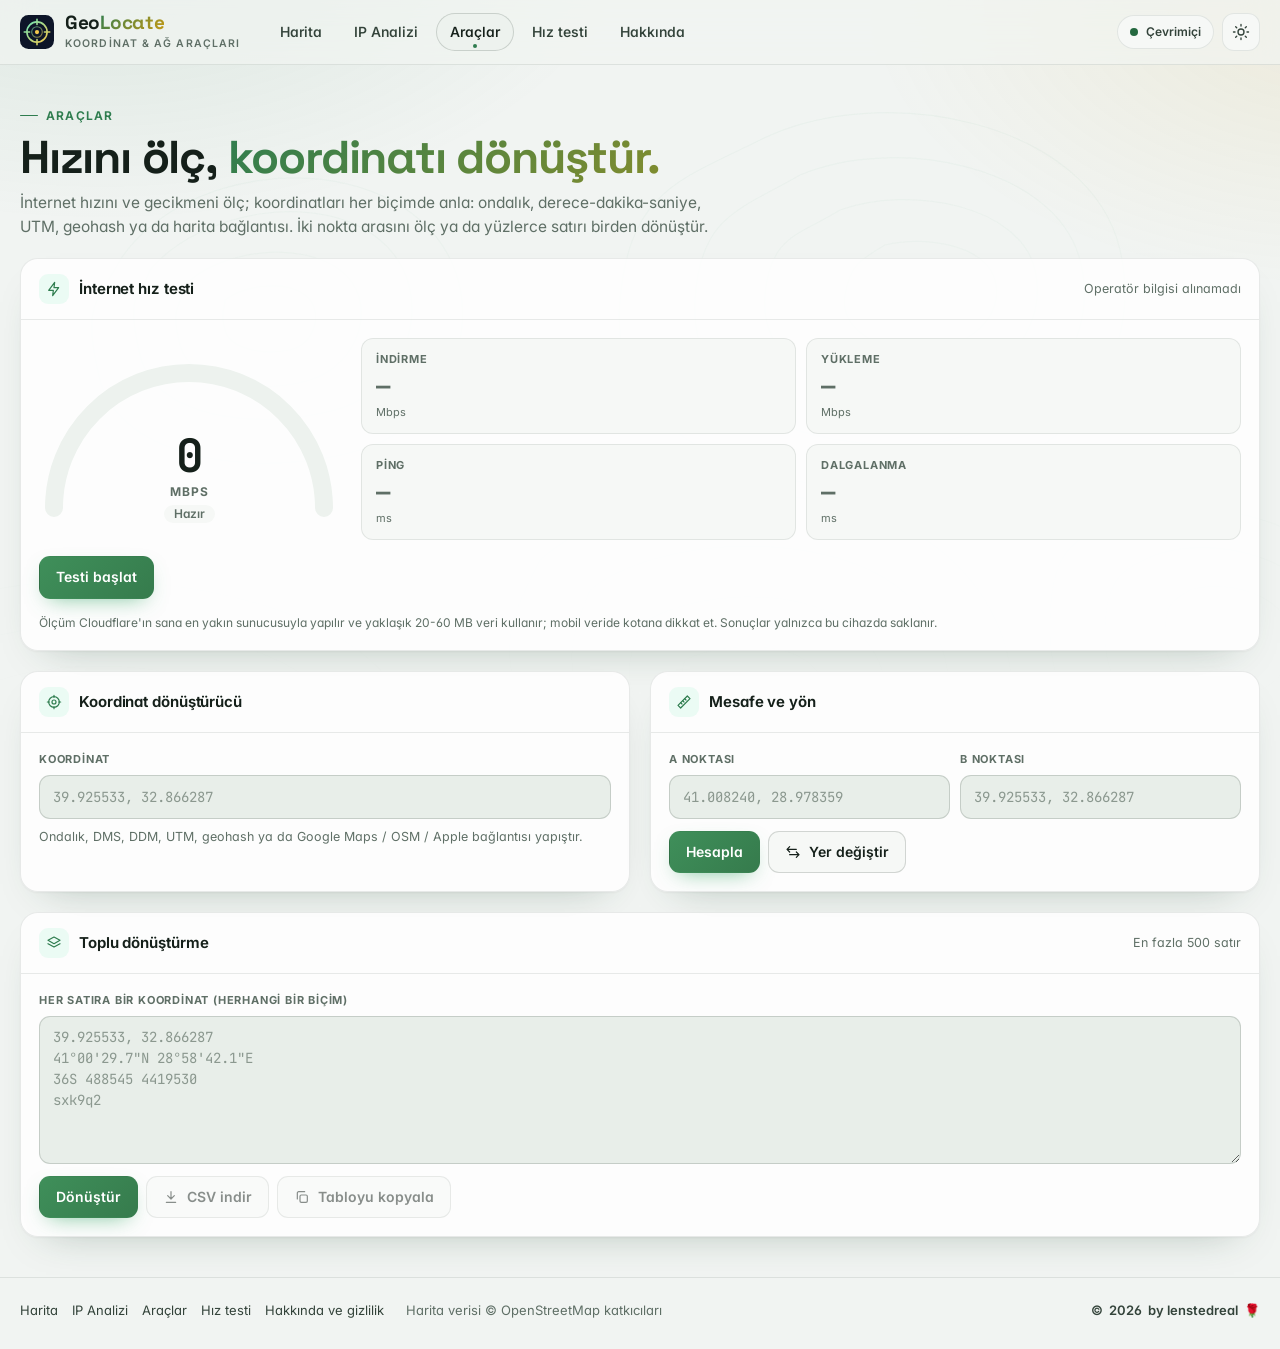
<file: araclar.html>
<!DOCTYPE html>
<html lang="tr" data-theme="dark">
<head>
<meta charset="UTF-8">
<meta name="viewport" content="width=device-width, initial-scale=1, viewport-fit=cover">
<title>Araçlar ve hız testi — GeoLocate</title>
<meta name="description" content="İnternet hız testi (indirme, yükleme, ping), koordinat dönüştürücü (ondalık, DMS, DDM, UTM, geohash), iki nokta arası mesafe ve yön, toplu dönüştürme ve CSV dışa aktarma.">
<meta name="theme-color" content="#0a1020">
<meta property="og:title" content="Araçlar — GeoLocate">
<meta property="og:description" content="Koordinat bul, dönüştür, ölç ve paylaş. IP ve ağ bilgilerini incele.">
<meta property="og:type" content="website">
<link rel="icon" href="assets/img/favicon.svg" type="image/svg+xml">
<link rel="manifest" href="manifest.webmanifest">
<script>try{var t=JSON.parse(localStorage.getItem('gl-theme'));if(t==='light'||t==='dark')document.documentElement.setAttribute('data-theme',t);else if(matchMedia('(prefers-color-scheme: light)').matches)document.documentElement.setAttribute('data-theme','light');}catch(e){}</script>
<link rel="preconnect" href="https://fonts.googleapis.com">
<link rel="preconnect" href="https://fonts.gstatic.com" crossorigin>
<link href="https://fonts.googleapis.com/css2?family=Inter:wght@400;500;600;700&family=JetBrains+Mono:wght@400;600&family=Space+Grotesk:wght@600;700&display=swap" rel="stylesheet">
<link rel="stylesheet" href="assets/css/style.css">
</head>
<body data-page="tools">
<a class="skip-link" href="#main">İçeriğe geç</a>

<header class="site-header">
  <div class="wrap header-row">
    <a class="brand" href="./" aria-label="GeoLocate ana sayfa">
      <img class="brand-mark" src="assets/img/favicon.svg" alt="" width="34" height="34">
      <span><span class="brand-name">Geo<span>Locate</span></span><span class="brand-sub">Koordinat &amp; Ağ Araçları</span></span>
    </a>
    <nav class="nav" id="site-nav" aria-label="Ana menü">
      <a href="./">Harita</a>
      <a href="ip.html">IP Analizi</a>
      <a href="araclar.html" aria-current="page">Araçlar</a>
      <a href="araclar.html#hiz">Hız testi</a>
      <a href="hakkinda.html">Hakkında</a>
    </nav>
    <div class="header-tools">
      <span class="status-pill" data-online><span class="status-dot"></span><span>Çevrimiçi</span></span>
      <button class="icon-btn theme-btn" type="button" data-theme-toggle aria-label="Temayı değiştir">
        <svg class="moon" viewBox="0 0 24 24" fill="none" stroke="currentColor" stroke-width="1.8" stroke-linecap="round" stroke-linejoin="round" aria-hidden="true"><path d="M20 14.5A8 8 0 0 1 9.5 4a8 8 0 1 0 10.5 10.5z"/></svg>
        <svg class="sun" viewBox="0 0 24 24" fill="none" stroke="currentColor" stroke-width="1.8" stroke-linecap="round" aria-hidden="true"><circle cx="12" cy="12" r="4"/><path d="M12 2v2M12 20v2M2 12h2M20 12h2M4.9 4.9l1.4 1.4M17.7 17.7l1.4 1.4M4.9 19.1l1.4-1.4M17.7 6.3l1.4-1.4"/></svg>
      </button>
      <button class="icon-btn menu-btn" type="button" data-menu-toggle aria-controls="site-nav" aria-expanded="false" aria-label="Menü">
        <svg viewBox="0 0 24 24" fill="none" stroke="currentColor" stroke-width="1.8" stroke-linecap="round" aria-hidden="true"><path d="M4 7h16M4 12h16M4 17h16"/></svg>
      </button>
    </div>
  </div>
</header>

<main id="main">
  <div class="wrap">
    <section class="page-head reveal">
      <span class="eyebrow">Araçlar</span>
      <h1>Hızını ölç, <em>koordinatı dönüştür.</em></h1>
      <p>İnternet hızını ve gecikmeni ölç; koordinatları her biçimde anla: ondalık, derece-dakika-saniye, UTM, geohash ya da harita bağlantısı. İki nokta arasını ölç ya da yüzlerce satırı birden dönüştür.</p>
    </section>

    <div class="tools-grid">
      <section class="card wide reveal" style="--i:0" aria-labelledby="speed-title" id="hiz">
        <div class="card-head">
          <h2 class="card-title" id="speed-title"><span class="ic" data-icon="bolt"></span>İnternet hız testi</h2>
          <span class="card-sub" id="sp-op">Operatör belirleniyor…</span>
        </div>
        <div class="card-body speed">
          <div class="sp-top">
            <div class="sp-gauge" id="sp-gauge" role="img" aria-label="Anlık hız göstergesi">
              <svg viewBox="0 0 200 112" aria-hidden="true">
                <path class="sp-track" d="M10 102 A90 90 0 0 1 190 102" />
                <path class="sp-arc" id="sp-arc" d="M10 102 A90 90 0 0 1 190 102" style="stroke-dasharray:283;stroke-dashoffset:283" />
              </svg>
              <div class="sp-read"><span class="sp-num" id="sp-num">0</span><span class="sp-unit">Mbps</span><span class="sp-phase" id="sp-phase">Hazır</span></div>
            </div>
            <div class="sp-stats">
              <div class="sp-stat"><span class="k">İndirme</span><span class="v" id="sp-down">—</span><span class="u">Mbps</span></div>
              <div class="sp-stat"><span class="k">Yükleme</span><span class="v" id="sp-up">—</span><span class="u">Mbps</span></div>
              <div class="sp-stat"><span class="k">Ping</span><span class="v" id="sp-ping">—</span><span class="u">ms</span></div>
              <div class="sp-stat"><span class="k">Dalgalanma</span><span class="v" id="sp-jit">—</span><span class="u">ms</span></div>
            </div>
          </div>
          <div class="actions-row"><button class="btn btn-primary" type="button" id="sp-run">Testi başlat</button></div>
          <div id="sp-verdict" aria-live="polite"></div>
          <div id="sp-hist"></div>
          <p class="sp-note">Ölçüm Cloudflare'ın sana en yakın sunucusuyla yapılır ve yaklaşık 20-60 MB veri kullanır; mobil veride kotana dikkat et. Sonuçlar yalnızca bu cihazda saklanır.</p>
        </div>
      </section>

      <section class="card reveal" style="--i:1" aria-labelledby="conv-title">
        <div class="card-head">
          <h2 class="card-title" id="conv-title"><span class="ic" data-icon="target"></span>Koordinat dönüştürücü</h2>
        </div>
        <div class="card-body">
          <div class="field">
            <label for="conv-input">Koordinat</label>
            <input class="input mono" id="conv-input" autocomplete="off" spellcheck="false" placeholder="39.925533, 32.866287">
          </div>
          <p class="hint">Ondalık, DMS, DDM, UTM, geohash ya da Google Maps / OSM / Apple bağlantısı yapıştır.</p>
          <div id="conv-out" aria-live="polite"></div>
        </div>
      </section>

      <section class="card reveal" style="--i:2" aria-labelledby="dist-title">
        <div class="card-head">
          <h2 class="card-title" id="dist-title"><span class="ic" data-icon="ruler"></span>Mesafe ve yön</h2>
        </div>
        <div class="card-body">
          <form id="dist-form" autocomplete="off">
            <div class="two-col">
              <div class="field">
                <label for="pt-a">A noktası</label>
                <input class="input mono" id="pt-a" spellcheck="false" placeholder="41.008240, 28.978359">
              </div>
              <div class="field">
                <label for="pt-b">B noktası</label>
                <input class="input mono" id="pt-b" spellcheck="false" placeholder="39.925533, 32.866287">
              </div>
            </div>
            <div class="actions-row">
              <button class="btn btn-primary" type="submit">Hesapla</button>
              <button class="btn" type="button" id="swap-btn"><span data-icon-inline="swap"></span>Yer değiştir</button>
            </div>
          </form>
          <div id="dist-out" aria-live="polite"></div>
        </div>
      </section>

      <section class="card wide reveal" style="--i:3" aria-labelledby="batch-title">
        <div class="card-head">
          <h2 class="card-title" id="batch-title"><span class="ic" data-icon="layers"></span>Toplu dönüştürme</h2>
          <span class="card-sub">En fazla 500 satır</span>
        </div>
        <div class="card-body">
          <div class="field">
            <label for="batch-input">Her satıra bir koordinat (herhangi bir biçim)</label>
            <textarea class="input mono" id="batch-input" rows="6" spellcheck="false" placeholder="39.925533, 32.866287&#10;41°00'29.7&quot;N 28°58'42.1&quot;E&#10;36S 488545 4419530&#10;sxk9q2"></textarea>
          </div>
          <div class="actions-row">
            <button class="btn btn-primary" type="button" id="batch-run">Dönüştür</button>
            <button class="btn" type="button" id="batch-csv" disabled><span data-icon-inline="download"></span>CSV indir</button>
            <button class="btn" type="button" id="batch-copy" disabled><span data-icon-inline="copy"></span>Tabloyu kopyala</button>
          </div>
          <div id="batch-msg" aria-live="polite"></div>
          <div class="table-scroll" id="batch-out"></div>
        </div>
      </section>
    </div>
  </div>
</main>

<footer class="site-footer">
  <div class="wrap footer-row">
    <nav aria-label="Alt menü">
      <a href="./">Harita</a>
      <a href="ip.html">IP Analizi</a>
      <a href="araclar.html">Araçlar</a>
      <a href="araclar.html#hiz">Hız testi</a>
      <a href="hakkinda.html">Hakkında ve gizlilik</a>
    </nav>
    <span>Harita verisi © OpenStreetMap katkıcıları</span>
    <span class="credit">© <span data-year>2026</span> by lenstedreal <span class="rose" aria-hidden="true">🌹</span></span>
  </div>
</footer>

<script src="assets/js/core.js"></script>
<script src="assets/js/geo.js"></script>
<script src="assets/js/tools.js"></script>
<script src="assets/js/speed.js"></script>
</body>
</html>
</file>
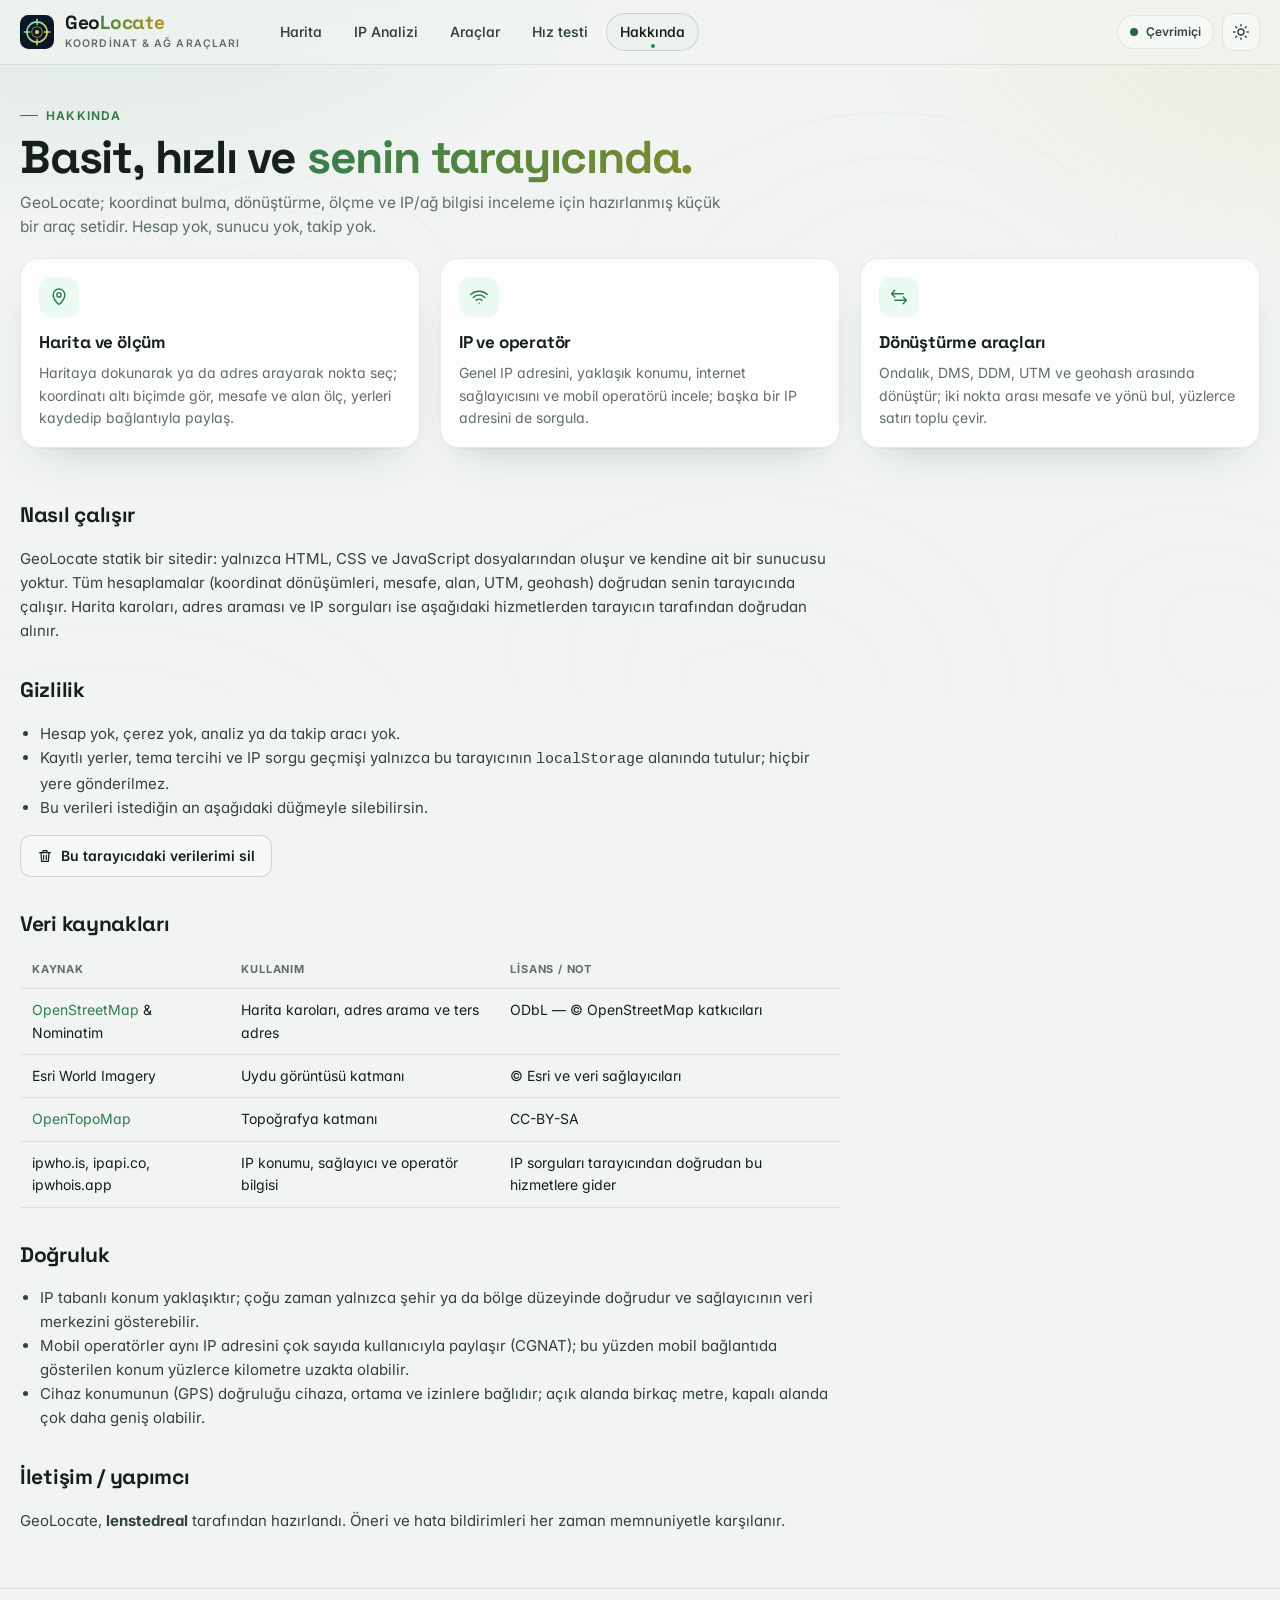
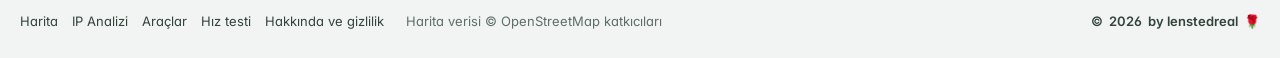
<file: hakkinda.html>
<!DOCTYPE html>
<html lang="tr" data-theme="dark">
<head>
<meta charset="UTF-8">
<meta name="viewport" content="width=device-width, initial-scale=1, viewport-fit=cover">
<title>Hakkında — GeoLocate</title>
<meta name="description" content="GeoLocate nasıl çalışır, gizlilik, veri kaynakları ve doğruluk hakkında bilgi.">
<meta name="theme-color" content="#0a1020">
<meta property="og:title" content="Hakkında — GeoLocate">
<meta property="og:description" content="Koordinat bul, dönüştür, ölç ve paylaş. IP ve ağ bilgilerini incele.">
<meta property="og:type" content="website">
<link rel="icon" href="assets/img/favicon.svg" type="image/svg+xml">
<link rel="manifest" href="manifest.webmanifest">
<script>try{var t=JSON.parse(localStorage.getItem('gl-theme'));if(t==='light'||t==='dark')document.documentElement.setAttribute('data-theme',t);else if(matchMedia('(prefers-color-scheme: light)').matches)document.documentElement.setAttribute('data-theme','light');}catch(e){}</script>
<link rel="preconnect" href="https://fonts.googleapis.com">
<link rel="preconnect" href="https://fonts.gstatic.com" crossorigin>
<link href="https://fonts.googleapis.com/css2?family=Inter:wght@400;500;600;700&family=JetBrains+Mono:wght@400;600&family=Space+Grotesk:wght@600;700&display=swap" rel="stylesheet">
<link rel="stylesheet" href="assets/css/style.css">
</head>
<body data-page="about">
<a class="skip-link" href="#main">İçeriğe geç</a>

<header class="site-header">
  <div class="wrap header-row">
    <a class="brand" href="./" aria-label="GeoLocate ana sayfa">
      <img class="brand-mark" src="assets/img/favicon.svg" alt="" width="34" height="34">
      <span><span class="brand-name">Geo<span>Locate</span></span><span class="brand-sub">Koordinat &amp; Ağ Araçları</span></span>
    </a>
    <nav class="nav" id="site-nav" aria-label="Ana menü">
      <a href="./">Harita</a>
      <a href="ip.html">IP Analizi</a>
      <a href="araclar.html">Araçlar</a>
      <a href="araclar.html#hiz">Hız testi</a>
      <a href="hakkinda.html" aria-current="page">Hakkında</a>
    </nav>
    <div class="header-tools">
      <span class="status-pill" data-online><span class="status-dot"></span><span>Çevrimiçi</span></span>
      <button class="icon-btn theme-btn" type="button" data-theme-toggle aria-label="Temayı değiştir">
        <svg class="moon" viewBox="0 0 24 24" fill="none" stroke="currentColor" stroke-width="1.8" stroke-linecap="round" stroke-linejoin="round" aria-hidden="true"><path d="M20 14.5A8 8 0 0 1 9.5 4a8 8 0 1 0 10.5 10.5z"/></svg>
        <svg class="sun" viewBox="0 0 24 24" fill="none" stroke="currentColor" stroke-width="1.8" stroke-linecap="round" aria-hidden="true"><circle cx="12" cy="12" r="4"/><path d="M12 2v2M12 20v2M2 12h2M20 12h2M4.9 4.9l1.4 1.4M17.7 17.7l1.4 1.4M4.9 19.1l1.4-1.4M17.7 6.3l1.4-1.4"/></svg>
      </button>
      <button class="icon-btn menu-btn" type="button" data-menu-toggle aria-controls="site-nav" aria-expanded="false" aria-label="Menü">
        <svg viewBox="0 0 24 24" fill="none" stroke="currentColor" stroke-width="1.8" stroke-linecap="round" aria-hidden="true"><path d="M4 7h16M4 12h16M4 17h16"/></svg>
      </button>
    </div>
  </div>
</header>

<main id="main">
  <div class="wrap">
    <section class="page-head reveal">
      <span class="eyebrow">Hakkında</span>
      <h1>Basit, hızlı ve <em>senin tarayıcında.</em></h1>
      <p>GeoLocate; koordinat bulma, dönüştürme, ölçme ve IP/ağ bilgisi inceleme için hazırlanmış küçük bir araç setidir. Hesap yok, sunucu yok, takip yok.</p>
    </section>

    <div class="prose-grid">
      <article class="card feature reveal" style="--i:1">
        <div class="card-body">
          <span class="feature-ic" data-icon="pin"></span>
          <h2>Harita ve ölçüm</h2>
          <p>Haritaya dokunarak ya da adres arayarak nokta seç; koordinatı altı biçimde gör, mesafe ve alan ölç, yerleri kaydedip bağlantıyla paylaş.</p>
        </div>
      </article>
      <article class="card feature reveal" style="--i:2">
        <div class="card-body">
          <span class="feature-ic" data-icon="wifi"></span>
          <h2>IP ve operatör</h2>
          <p>Genel IP adresini, yaklaşık konumu, internet sağlayıcısını ve mobil operatörü incele; başka bir IP adresini de sorgula.</p>
        </div>
      </article>
      <article class="card feature reveal" style="--i:3">
        <div class="card-body">
          <span class="feature-ic" data-icon="swap"></span>
          <h2>Dönüştürme araçları</h2>
          <p>Ondalık, DMS, DDM, UTM ve geohash arasında dönüştür; iki nokta arası mesafe ve yönü bul, yüzlerce satırı toplu çevir.</p>
        </div>
      </article>
    </div>

    <article class="prose reveal" style="--i:4">
      <h2 id="nasil">Nasıl çalışır</h2>
      <p>GeoLocate statik bir sitedir: yalnızca HTML, CSS ve JavaScript dosyalarından oluşur ve kendine ait bir sunucusu yoktur. Tüm hesaplamalar (koordinat dönüşümleri, mesafe, alan, UTM, geohash) doğrudan senin tarayıcında çalışır. Harita karoları, adres araması ve IP sorguları ise aşağıdaki hizmetlerden tarayıcın tarafından doğrudan alınır.</p>

      <h2 id="gizlilik">Gizlilik</h2>
      <ul>
        <li>Hesap yok, çerez yok, analiz ya da takip aracı yok.</li>
        <li>Kayıtlı yerler, tema tercihi ve IP sorgu geçmişi yalnızca bu tarayıcının <code>localStorage</code> alanında tutulur; hiçbir yere gönderilmez.</li>
        <li>Bu verileri istediğin an aşağıdaki düğmeyle silebilirsin.</li>
      </ul>
      <div class="actions-row">
        <button class="btn" type="button" id="clear-data"><span data-icon-inline="trash"></span>Bu tarayıcıdaki verilerimi sil</button>
      </div>

      <h2 id="kaynaklar">Veri kaynakları</h2>
      <div class="table-scroll">
        <table class="src-table">
          <thead><tr><th>Kaynak</th><th>Kullanım</th><th>Lisans / not</th></tr></thead>
          <tbody>
            <tr><td><a href="https://www.openstreetmap.org/copyright" target="_blank" rel="noopener">OpenStreetMap</a> &amp; Nominatim</td><td>Harita karoları, adres arama ve ters adres</td><td>ODbL — © OpenStreetMap katkıcıları</td></tr>
            <tr><td>Esri World Imagery</td><td>Uydu görüntüsü katmanı</td><td>© Esri ve veri sağlayıcıları</td></tr>
            <tr><td><a href="https://opentopomap.org" target="_blank" rel="noopener">OpenTopoMap</a></td><td>Topoğrafya katmanı</td><td>CC-BY-SA</td></tr>
            <tr><td>ipwho.is, ipapi.co, ipwhois.app</td><td>IP konumu, sağlayıcı ve operatör bilgisi</td><td>IP sorguları tarayıcından doğrudan bu hizmetlere gider</td></tr>
          </tbody>
        </table>
      </div>

      <h2 id="dogruluk">Doğruluk</h2>
      <ul>
        <li>IP tabanlı konum yaklaşıktır; çoğu zaman yalnızca şehir ya da bölge düzeyinde doğrudur ve sağlayıcının veri merkezini gösterebilir.</li>
        <li>Mobil operatörler aynı IP adresini çok sayıda kullanıcıyla paylaşır (CGNAT); bu yüzden mobil bağlantıda gösterilen konum yüzlerce kilometre uzakta olabilir.</li>
        <li>Cihaz konumunun (GPS) doğruluğu cihaza, ortama ve izinlere bağlıdır; açık alanda birkaç metre, kapalı alanda çok daha geniş olabilir.</li>
      </ul>

      <h2 id="iletisim">İletişim / yapımcı</h2>
      <p>GeoLocate, <strong>lenstedreal</strong> tarafından hazırlandı. Öneri ve hata bildirimleri her zaman memnuniyetle karşılanır.</p>
    </article>
  </div>
</main>

<footer class="site-footer">
  <div class="wrap footer-row">
    <nav aria-label="Alt menü">
      <a href="./">Harita</a>
      <a href="ip.html">IP Analizi</a>
      <a href="araclar.html">Araçlar</a>
      <a href="araclar.html#hiz">Hız testi</a>
      <a href="hakkinda.html">Hakkında ve gizlilik</a>
    </nav>
    <span>Harita verisi © OpenStreetMap katkıcıları</span>
    <span class="credit">© <span data-year>2026</span> by lenstedreal <span class="rose" aria-hidden="true">🌹</span></span>
  </div>
</footer>

<script src="assets/js/core.js"></script>
<script>document.querySelectorAll('[data-icon]').forEach(function(el){el.innerHTML=GL.icon(el.getAttribute('data-icon'));});document.querySelectorAll('[data-icon-inline]').forEach(function(el){el.outerHTML=GL.icon(el.getAttribute('data-icon-inline'));});</script>
<script>
document.getElementById('clear-data').addEventListener('click', function () {
  if (!window.confirm('Kayıtlı yerler, tema tercihi ve IP geçmişi bu tarayıcıdan silinsin mi?')) return;
  try { ['gl-saved', 'gl-theme', 'gl-ip-history', 'gl-speed'].forEach(function (k) { localStorage.removeItem(k); }); GL.toast('Veriler silindi', 'ok'); }
  catch (e) { GL.toast('Silinemedi: tarayıcı depolamaya izin vermiyor', 'err'); }
});
</script>
</body>
</html>
</file>
<file: assets/css/style.css>
/* GeoLocate — shared styles. Dark first, light theme via [data-theme="light"]. */

@view-transition { navigation: auto; }

:root {
  --bg: #0a1020;
  --bg-2: #0d1528;
  --surface: rgba(19, 28, 48, 0.78);
  --surface-solid: #131c30;
  --surface-2: #18233b;
  --surface-3: #1e2b47;
  --line: rgba(255, 255, 255, 0.07);
  --line-strong: rgba(255, 255, 255, 0.13);
  --text: #eef2f8;
  --text-2: #c3cddd;
  --muted: #8592a8;
  --faint: #5d6a80;
  --green: #6ee7b7;
  --green-2: #34d399;
  --green-deep: #4a8b3a;
  --gold: #f5c84c;
  --gold-soft: #ffe27a;
  --red: #f87171;
  --blue: #7cc8ff;
  --accent-grad: linear-gradient(135deg, #6ee7b7 0%, #f5c84c 100%);
  --btn-primary: linear-gradient(135deg, #3f8f5a, #2f6d43);
  --btn-primary-hover: linear-gradient(135deg, #4aa368, #357a4b);
  --shadow: 0 1px 0 rgba(255, 255, 255, 0.04) inset, 0 20px 50px -24px rgba(0, 0, 0, 0.65);
  --shadow-pop: 0 24px 60px -20px rgba(0, 0, 0, 0.7);
  --ring: 0 0 0 3px rgba(110, 231, 183, 0.28);
  --radius: 18px;
  --radius-s: 11px;
  --mono: 'JetBrains Mono', ui-monospace, SFMono-Regular, Menlo, monospace;
  --sans: 'Inter', system-ui, -apple-system, 'Segoe UI', Roboto, sans-serif;
  --display: 'Space Grotesk', 'Inter', system-ui, sans-serif;
  --contour-opacity: 0.55;
  color-scheme: dark;
}

[data-theme="light"] {
  --bg: #f1f4f2;
  --bg-2: #e8eee9;
  --surface: rgba(255, 255, 255, 0.82);
  --surface-solid: #ffffff;
  --surface-2: #f6f8f6;
  --surface-3: #edf2ee;
  --line: rgba(16, 32, 24, 0.09);
  --line-strong: rgba(16, 32, 24, 0.16);
  --text: #15201a;
  --text-2: #33433a;
  --muted: #5f6f66;
  --faint: #8b988f;
  --green: #2f7d4f;
  --green-2: #24683f;
  --gold: #a87b00;
  --gold-soft: #c99a12;
  --red: #c62828;
  --blue: #1f6fb2;
  --accent-grad: linear-gradient(135deg, #2f7d4f 0%, #c99a12 100%);
  --shadow: 0 1px 2px rgba(0, 0, 0, 0.04), 0 18px 40px -26px rgba(30, 70, 45, 0.35);
  --shadow-pop: 0 24px 50px -22px rgba(20, 50, 30, 0.35);
  --ring: 0 0 0 3px rgba(47, 125, 79, 0.25);
  --contour-opacity: 0.8;
  color-scheme: light;
}

*, *::before, *::after { box-sizing: border-box; }
html { -webkit-text-size-adjust: 100%; scroll-behavior: smooth; }
body {
  margin: 0;
  min-height: 100vh;
  display: flex;
  flex-direction: column;
  background: var(--bg);
  color: var(--text);
  font: 15px/1.6 var(--sans);
  font-feature-settings: 'cv11', 'ss01';
  -webkit-font-smoothing: antialiased;
  overflow-x: hidden;
}
body::before {
  content: '';
  position: fixed;
  inset: 0;
  z-index: -1;
  pointer-events: none;
  background:
    radial-gradient(900px 520px at 8% -10%, rgba(52, 211, 153, 0.13), transparent 60%),
    radial-gradient(800px 480px at 105% 0%, rgba(245, 200, 76, 0.09), transparent 60%),
    radial-gradient(900px 700px at 50% 120%, rgba(56, 120, 200, 0.08), transparent 60%);
}
[data-theme="light"] body::before {
  background:
    radial-gradient(900px 520px at 8% -10%, rgba(47, 125, 79, 0.12), transparent 60%),
    radial-gradient(800px 480px at 105% 0%, rgba(201, 154, 18, 0.10), transparent 60%);
}
body::after {
  content: '';
  position: fixed;
  inset: 0;
  z-index: -1;
  pointer-events: none;
  opacity: var(--contour-opacity);
  background: url('../img/contours.svg') center top / 1400px auto repeat;
  -webkit-mask-image: linear-gradient(to bottom, #000 0%, rgba(0, 0, 0, 0.35) 45%, transparent 85%);
          mask-image: linear-gradient(to bottom, #000 0%, rgba(0, 0, 0, 0.35) 45%, transparent 85%);
}

a { color: var(--green); text-decoration: none; text-underline-offset: 3px; }
a:hover { text-decoration: underline; }
::selection { background: rgba(110, 231, 183, 0.3); }
:focus-visible { outline: 2px solid var(--green); outline-offset: 2px; border-radius: 6px; }
img, svg { display: block; max-width: 100%; }
button, input, textarea, select { font: inherit; color: inherit; }
.mono { font-family: var(--mono); font-feature-settings: 'zero'; }
.visually-hidden { position: absolute !important; width: 1px; height: 1px; overflow: hidden; clip: rect(0 0 0 0); white-space: nowrap; }
.skip-link { position: absolute; left: 12px; top: -60px; z-index: 100; padding: 10px 14px; border-radius: 10px; background: var(--surface-solid); }
.skip-link:focus { top: 12px; }

/* ---------- layout ---------- */
.wrap { width: 100%; max-width: 1360px; margin: 0 auto; padding: 0 20px; }
main { flex: 1; view-transition-name: page; }

/* ---------- header ---------- */
.site-header {
  position: sticky;
  top: 0;
  z-index: 60;
  view-transition-name: header;
  background: color-mix(in srgb, var(--bg) 72%, transparent);
  -webkit-backdrop-filter: saturate(150%) blur(16px);
          backdrop-filter: saturate(150%) blur(16px);
  border-bottom: 1px solid var(--line);
}
.header-row { display: flex; align-items: center; gap: 18px; height: 64px; }
.brand { display: flex; align-items: center; gap: 11px; color: var(--text); text-decoration: none !important; flex-shrink: 0; }
.brand-mark { width: 34px; height: 34px; flex-shrink: 0; }
.brand-name { font-family: var(--display); font-weight: 700; font-size: 19px; letter-spacing: -0.3px; line-height: 1.1; }
.brand-name span { background: var(--accent-grad); -webkit-background-clip: text; background-clip: text; color: transparent; }
.brand-sub { display: block; font-size: 10.5px; font-weight: 600; letter-spacing: 1.1px; text-transform: uppercase; color: var(--muted); }

.nav { display: flex; gap: 4px; margin-left: 8px; }
.nav a {
  position: relative;
  padding: 8px 14px;
  border-radius: 999px;
  color: var(--text-2);
  font-weight: 550;
  font-size: 14px;
  text-decoration: none;
  transition: color 0.2s, background 0.2s;
}
.nav a:hover { color: var(--text); background: var(--surface-2); }
.nav a[aria-current="page"] { color: var(--text); background: var(--surface-3); box-shadow: inset 0 0 0 1px var(--line-strong); }
.nav a[aria-current="page"]::after {
  content: '';
  position: absolute;
  left: 50%;
  bottom: 3px;
  width: 4px;
  height: 4px;
  margin-left: -2px;
  border-radius: 50%;
  background: var(--green);
  view-transition-name: nav-dot;
}
.header-tools { margin-left: auto; display: flex; align-items: center; gap: 8px; }

.status-pill {
  display: inline-flex;
  align-items: center;
  gap: 8px;
  padding: 6px 12px;
  border-radius: 999px;
  border: 1px solid var(--line);
  font-size: 12px;
  font-weight: 600;
  color: var(--text-2);
  background: var(--surface-2);
}
.status-dot { width: 8px; height: 8px; border-radius: 50%; background: var(--green-2); box-shadow: 0 0 0 0 rgba(52, 211, 153, 0.55); animation: ping 2.2s ease-out infinite; }
.status-pill.off .status-dot { background: var(--red); animation: none; }
@keyframes ping { 0% { box-shadow: 0 0 0 0 rgba(52, 211, 153, 0.5); } 80%, 100% { box-shadow: 0 0 0 9px rgba(52, 211, 153, 0); } }

.icon-btn {
  width: 38px;
  height: 38px;
  display: inline-grid;
  place-items: center;
  border-radius: 12px;
  border: 1px solid var(--line);
  background: var(--surface-2);
  color: var(--text-2);
  cursor: pointer;
  transition: background 0.2s, color 0.2s, transform 0.15s;
}
.icon-btn:hover { color: var(--text); background: var(--surface-3); }
.icon-btn:active { transform: scale(0.94); }
.icon-btn svg { width: 18px; height: 18px; }
.theme-btn .sun { display: none; }
[data-theme="light"] .theme-btn .sun { display: block; }
[data-theme="light"] .theme-btn .moon { display: none; }
.menu-btn { display: none; }

/* ---------- page head ---------- */
.page-head { padding: 34px 0 18px; }
.eyebrow { display: inline-flex; align-items: center; gap: 8px; font-size: 12px; font-weight: 650; letter-spacing: 1.2px; text-transform: uppercase; color: var(--green); }
.eyebrow::before { content: ''; width: 18px; height: 1.5px; background: currentColor; border-radius: 2px; }
.page-head h1 { margin: 8px 0 8px; font-family: var(--display); font-weight: 700; font-size: clamp(28px, 4.2vw, 46px); line-height: 1.08; letter-spacing: -1.2px; }
.page-head h1 em { font-style: normal; background: var(--accent-grad); -webkit-background-clip: text; background-clip: text; color: transparent; }
.page-head p { margin: 0; max-width: 720px; color: var(--muted); font-size: 15.5px; }

/* ---------- cards ---------- */
.card {
  position: relative;
  background: var(--surface);
  border: 1px solid var(--line);
  border-radius: var(--radius);
  box-shadow: var(--shadow);
  -webkit-backdrop-filter: blur(14px);
          backdrop-filter: blur(14px);
  overflow: hidden;
}
.card-head { display: flex; align-items: center; justify-content: space-between; gap: 10px; flex-wrap: wrap; padding: 15px 18px; border-bottom: 1px solid var(--line); }
.card-title { display: flex; align-items: center; gap: 10px; margin: 0; font-size: 15px; font-weight: 650; letter-spacing: -0.1px; }
.card-title .ic { width: 30px; height: 30px; display: grid; place-items: center; border-radius: 9px; background: rgba(110, 231, 183, 0.12); color: var(--green); }
.card-title .ic svg { width: 16px; height: 16px; }
.card-sub { font-size: 12.5px; color: var(--muted); }
.card-body { padding: 18px; }
.section-label { margin: 0 0 10px; font-size: 11px; font-weight: 700; letter-spacing: 1px; text-transform: uppercase; color: var(--muted); }

/* reveal on load, staggered */
.reveal { animation: rise 0.7s cubic-bezier(0.2, 0.8, 0.2, 1) both; animation-delay: calc(var(--i, 0) * 70ms); }
@keyframes rise { from { opacity: 0; transform: translateY(14px); } to { opacity: 1; transform: none; } }

/* ---------- buttons & inputs ---------- */
.btn {
  display: inline-flex;
  align-items: center;
  justify-content: center;
  gap: 8px;
  min-height: 42px;
  padding: 9px 16px;
  border-radius: var(--radius-s);
  border: 1px solid var(--line-strong);
  background: var(--surface-2);
  color: var(--text);
  font-size: 14px;
  font-weight: 600;
  cursor: pointer;
  white-space: nowrap;
  text-decoration: none !important;
  transition: background 0.2s, border-color 0.2s, transform 0.15s, box-shadow 0.2s;
}
.btn svg { width: 16px; height: 16px; flex-shrink: 0; }
.btn:hover { background: var(--surface-3); border-color: var(--line-strong); }
.btn:active { transform: translateY(1px) scale(0.99); }
.btn:disabled { opacity: 0.5; cursor: not-allowed; }
.btn-primary { background: var(--btn-primary); border-color: transparent; color: #fff; box-shadow: 0 8px 22px -10px rgba(52, 160, 100, 0.7); }
.btn-primary:hover { background: var(--btn-primary-hover); }
.btn-ghost { background: transparent; }
.btn-danger:hover { color: #fff; background: #b42318; border-color: transparent; }
.btn-sm { min-height: 34px; padding: 6px 11px; font-size: 12.5px; border-radius: 9px; }
.btn.is-on { background: rgba(110, 231, 183, 0.14); border-color: rgba(110, 231, 183, 0.45); color: var(--green); }

.field { display: flex; flex-direction: column; gap: 6px; min-width: 0; }
.field > label, .field-label { font-size: 11px; font-weight: 700; letter-spacing: 0.8px; text-transform: uppercase; color: var(--muted); }
.input, textarea.input {
  width: 100%;
  min-height: 44px;
  padding: 10px 13px;
  border-radius: var(--radius-s);
  border: 1px solid var(--line-strong);
  background: var(--bg-2);
  color: var(--text);
  font-size: 15px;
  outline: none;
  transition: border-color 0.2s, box-shadow 0.2s;
}
.input.mono { font-size: 14px; }
.input::placeholder { color: var(--faint); }
.input:focus { border-color: var(--green); box-shadow: var(--ring); }
textarea.input { resize: vertical; line-height: 1.5; }

/* search box */
.search {
  position: relative;
  display: flex;
  align-items: center;
  gap: 8px;
  padding: 6px 6px 6px 14px;
  border-radius: 14px;
  border: 1px solid var(--line-strong);
  background: var(--bg-2);
  transition: border-color 0.2s, box-shadow 0.2s;
}
.search:focus-within { border-color: var(--green); box-shadow: var(--ring); }
.search > svg { width: 18px; height: 18px; color: var(--muted); flex-shrink: 0; }
.search input { flex: 1; min-width: 0; height: 40px; border: 0; background: transparent; outline: none; font-size: 15px; }
.search input::placeholder { color: var(--faint); }
.hint { margin: 8px 2px 0; font-size: 12px; color: var(--faint); }
.hint code { font-family: var(--mono); font-size: 11.5px; color: var(--muted); }

.results { list-style: none; margin: 10px 0 0; padding: 0; display: grid; gap: 6px; }
.results button {
  width: 100%;
  display: flex;
  gap: 10px;
  align-items: flex-start;
  padding: 10px 12px;
  text-align: left;
  border-radius: 11px;
  border: 1px solid var(--line);
  background: var(--surface-2);
  cursor: pointer;
  transition: border-color 0.2s, background 0.2s;
}
.results button:hover, .results button:focus-visible { border-color: rgba(110, 231, 183, 0.45); background: var(--surface-3); }
.results .r-name { font-weight: 600; font-size: 14px; }
.results .r-sub { font-size: 12px; color: var(--muted); }
.results .r-pin { color: var(--green); margin-top: 2px; flex-shrink: 0; }

/* ---------- map page ---------- */
.map-layout { display: grid; grid-template-columns: minmax(0, 1fr) 400px; gap: 20px; align-items: start; padding-bottom: 40px; }
.map-card { display: flex; flex-direction: column; }
.map-top { padding: 14px; border-bottom: 1px solid var(--line); }
.map-shell { position: relative; }
.map { height: min(68vh, 640px); min-height: 380px; background: #0c1424; }
[data-theme="light"] .map { background: #dfe7e1; }
.map-overlay { position: absolute; z-index: 500; display: flex; gap: 6px; }
.map-overlay.top-right { top: 12px; right: 12px; }
.map-overlay.top-left { top: 12px; left: 56px; }
.seg {
  display: flex;
  padding: 4px;
  gap: 2px;
  border-radius: 12px;
  background: color-mix(in srgb, var(--surface-solid) 88%, transparent);
  -webkit-backdrop-filter: blur(10px);
          backdrop-filter: blur(10px);
  border: 1px solid var(--line-strong);
  box-shadow: var(--shadow-pop);
}
.seg button { border: 0; background: transparent; padding: 7px 12px; border-radius: 8px; font-size: 12.5px; font-weight: 600; color: var(--muted); cursor: pointer; transition: background 0.2s, color 0.2s; }
.seg button:hover { color: var(--text); }
.seg button[aria-pressed="true"] { background: var(--btn-primary); color: #fff; }
.map-loading { position: absolute; inset: 0; z-index: 400; display: grid; place-items: center; text-align: center; color: var(--muted); font-size: 14px; background: var(--surface-solid); transition: opacity 0.4s; }
.map-loading.done { opacity: 0; pointer-events: none; }

.measure-bar {
  position: absolute;
  left: 50%;
  bottom: 16px;
  z-index: 500;
  transform: translateX(-50%);
  display: flex;
  align-items: center;
  gap: 10px;
  padding: 8px 8px 8px 16px;
  max-width: calc(100% - 24px);
  border-radius: 14px;
  background: color-mix(in srgb, var(--surface-solid) 92%, transparent);
  -webkit-backdrop-filter: blur(10px);
          backdrop-filter: blur(10px);
  border: 1px solid var(--line-strong);
  box-shadow: var(--shadow-pop);
  font-size: 13px;
  animation: rise 0.35s cubic-bezier(0.2, 0.8, 0.2, 1) both;
}
.measure-bar[hidden] { display: none; }
.measure-bar strong { font-family: var(--mono); font-size: 14px; color: var(--green); }
.measure-bar .m-sub { color: var(--muted); }

.toolbar { display: grid; grid-template-columns: 1fr 1fr auto; gap: 10px; align-items: end; padding: 14px; border-top: 1px solid var(--line); background: var(--surface-2); }
.toolbar-actions { grid-column: 1 / -1; display: flex; flex-wrap: wrap; gap: 8px; }
.toolbar-actions .spacer { flex: 1; }

.side { display: grid; gap: 20px; position: sticky; top: 84px; }

/* point details */
.point-empty { padding: 26px 18px; text-align: center; color: var(--muted); font-size: 14px; }
.point-empty svg { width: 42px; height: 42px; margin: 0 auto 10px; color: var(--faint); }
.kv { display: grid; gap: 2px; }
.kv-row { display: grid; grid-template-columns: 112px minmax(0, 1fr) auto; gap: 10px; align-items: center; padding: 9px 0; border-bottom: 1px dashed var(--line); }
.kv-row:last-child { border-bottom: 0; }
.kv-key { font-size: 12px; font-weight: 600; color: var(--muted); }
.kv-val { min-width: 0; font-size: 14px; word-break: break-word; }
.kv-val.mono { font-size: 13px; }
.copy-btn {
  width: 30px;
  height: 30px;
  display: grid;
  place-items: center;
  border-radius: 8px;
  border: 1px solid transparent;
  background: transparent;
  color: var(--faint);
  cursor: pointer;
  transition: color 0.2s, background 0.2s;
}
.copy-btn:hover { color: var(--green); background: var(--surface-3); }
.copy-btn svg { width: 15px; height: 15px; }
.copy-btn.ok { color: var(--green); }
.address-block { padding: 12px 14px; margin-bottom: 12px; border-radius: 12px; background: var(--surface-2); border: 1px solid var(--line); }
.address-block .addr { font-size: 14px; font-weight: 550; }
.address-block .addr-sub { margin-top: 3px; font-size: 12.5px; color: var(--muted); }
.skeleton { display: inline-block; height: 12px; width: 70%; border-radius: 6px; background: linear-gradient(90deg, var(--surface-3), var(--line-strong), var(--surface-3)); background-size: 200% 100%; animation: shimmer 1.2s linear infinite; }
@keyframes shimmer { to { background-position: -200% 0; } }
.open-in { display: flex; flex-wrap: wrap; gap: 6px; margin-top: 14px; }

/* saved places */
.saved-list { list-style: none; margin: 0; padding: 0; display: grid; gap: 8px; }
.saved-item { display: flex; align-items: center; gap: 10px; padding: 10px 12px; border-radius: 12px; border: 1px solid var(--line); background: var(--surface-2); transition: border-color 0.2s; }
.saved-item:hover { border-color: rgba(110, 231, 183, 0.35); }
.saved-item .s-main { flex: 1; min-width: 0; cursor: pointer; border: 0; background: none; padding: 0; text-align: left; }
.saved-item .s-name { font-weight: 600; font-size: 14px; overflow: hidden; text-overflow: ellipsis; white-space: nowrap; }
.saved-item .s-co { font-family: var(--mono); font-size: 11.5px; color: var(--muted); }
.saved-empty { padding: 18px; border: 1px dashed var(--line-strong); border-radius: 12px; text-align: center; font-size: 13px; color: var(--muted); }
.save-form { display: flex; gap: 8px; margin-top: 12px; }
.save-form[hidden] { display: none; }
.card-foot { display: flex; flex-wrap: wrap; gap: 8px; padding: 12px 18px; border-top: 1px solid var(--line); background: var(--surface-2); }

/* map marker & popups */
.gl-pin { position: relative; width: 22px; height: 22px; }
.gl-pin::before { content: ''; position: absolute; inset: 0; border-radius: 50%; background: #f5c84c; border: 3px solid #fff; box-shadow: 0 4px 14px rgba(0, 0, 0, 0.45); }
.gl-pin::after { content: ''; position: absolute; inset: -9px; border-radius: 50%; border: 2px solid rgba(245, 200, 76, 0.7); animation: pin-pulse 1.8s ease-out infinite; }
@keyframes pin-pulse { from { transform: scale(0.5); opacity: 1; } to { transform: scale(1.5); opacity: 0; } }
.gl-dot { width: 12px; height: 12px; border-radius: 50%; background: #34d399; border: 2px solid #fff; box-shadow: 0 2px 8px rgba(0, 0, 0, 0.4); }
.gl-saved { width: 14px; height: 14px; border-radius: 4px; transform: rotate(45deg); background: #7cc8ff; border: 2px solid #fff; box-shadow: 0 2px 8px rgba(0, 0, 0, 0.4); }
.leaflet-container { font-family: var(--sans); background: transparent; }
.leaflet-container.measuring { cursor: crosshair; }
.leaflet-popup-content-wrapper { background: var(--surface-solid); color: var(--text); border-radius: 12px; border: 1px solid var(--line-strong); box-shadow: var(--shadow-pop); }
.leaflet-popup-content { margin: 11px 14px; font-size: 13px; line-height: 1.5; }
.leaflet-popup-tip { background: var(--surface-solid); }
.leaflet-container a.leaflet-popup-close-button { color: var(--muted); }
.leaflet-bar a { background: var(--surface-solid) !important; color: var(--text) !important; border-color: var(--line) !important; }
.leaflet-control-attribution { background: color-mix(in srgb, var(--surface-solid) 80%, transparent) !important; color: var(--muted) !important; }
.leaflet-control-attribution a { color: var(--text-2) !important; }
.leaflet-control-scale-line { background: color-mix(in srgb, var(--surface-solid) 80%, transparent); color: var(--text-2); border-color: var(--text-2); }

/* ---------- IP page ---------- */
.ip-layout { display: grid; grid-template-columns: minmax(0, 1.05fr) minmax(0, 1fr); gap: 20px; align-items: start; padding-bottom: 40px; }
.ip-hero { position: relative; padding: 24px; overflow: hidden; }
.ip-hero::after { content: ''; position: absolute; right: -60px; top: -60px; width: 240px; height: 240px; border-radius: 50%; background: radial-gradient(circle, rgba(110, 231, 183, 0.18), transparent 70%); pointer-events: none; }
.ip-label { font-size: 11.5px; font-weight: 700; letter-spacing: 1px; text-transform: uppercase; color: var(--muted); }
.ip-value { margin: 6px 0 4px; font-family: var(--mono); font-weight: 650; font-size: clamp(22px, 3.4vw, 34px); letter-spacing: -0.5px; word-break: break-all; }
.ip-place { display: flex; align-items: center; gap: 9px; color: var(--text-2); font-size: 14.5px; }
.flag { font-size: 20px; line-height: 1; }
.badges { display: flex; flex-wrap: wrap; gap: 6px; margin-top: 14px; }
.badge { display: inline-flex; align-items: center; gap: 6px; padding: 4px 10px; border-radius: 999px; font-size: 12px; font-weight: 600; border: 1px solid var(--line-strong); background: var(--surface-2); color: var(--text-2); }
.badge.green { color: var(--green); border-color: rgba(110, 231, 183, 0.4); background: rgba(110, 231, 183, 0.08); }
.badge.gold { color: var(--gold); border-color: rgba(245, 200, 76, 0.4); background: rgba(245, 200, 76, 0.08); }
.badge.blue { color: var(--blue); border-color: rgba(124, 200, 255, 0.4); background: rgba(124, 200, 255, 0.08); }
.ip-query { display: flex; gap: 8px; }
.ip-query .input { flex: 1; }
.operator-card { display: flex; gap: 14px; align-items: center; padding: 14px; border-radius: 14px; border: 1px solid var(--line); background: var(--surface-2); margin-bottom: 14px; }
.operator-logo { width: 46px; height: 46px; flex-shrink: 0; display: grid; place-items: center; border-radius: 12px; font-family: var(--display); font-weight: 700; font-size: 16px; color: #fff; }
.operator-name { font-weight: 650; font-size: 15.5px; }
.operator-sub { font-size: 12.5px; color: var(--muted); }
.note { display: flex; gap: 10px; padding: 12px 14px; border-radius: 12px; font-size: 13px; line-height: 1.55; color: var(--text-2); background: rgba(245, 200, 76, 0.07); border: 1px solid rgba(245, 200, 76, 0.25); }
.note svg { width: 18px; height: 18px; flex-shrink: 0; color: var(--gold); margin-top: 1px; }
.note.info { background: rgba(124, 200, 255, 0.06); border-color: rgba(124, 200, 255, 0.22); }
.note.info svg { color: var(--blue); }
.note.error { background: rgba(248, 113, 113, 0.07); border-color: rgba(248, 113, 113, 0.3); }
.note.error svg { color: var(--red); }
.mini-map { height: 300px; border-top: 1px solid var(--line); }
.ip-sections { display: grid; gap: 18px; }
.history { display: flex; flex-wrap: wrap; gap: 6px; margin-top: 10px; }
.chip { padding: 5px 10px; border-radius: 999px; border: 1px solid var(--line-strong); background: var(--surface-2); font-family: var(--mono); font-size: 12px; color: var(--text-2); cursor: pointer; }
.chip:hover { border-color: var(--green); color: var(--green); }
.loader { display: grid; place-items: center; gap: 10px; padding: 40px 10px; color: var(--muted); font-size: 13.5px; }
.spinner { width: 26px; height: 26px; border-radius: 50%; border: 2.5px solid var(--line-strong); border-top-color: var(--green); animation: spin 0.8s linear infinite; }
@keyframes spin { to { transform: rotate(360deg); } }

/* ---------- tools page ---------- */
.tools-grid { display: grid; grid-template-columns: repeat(2, minmax(0, 1fr)); gap: 20px; padding-bottom: 40px; }
.tools-grid .wide { grid-column: 1 / -1; }
.out-grid { display: grid; gap: 8px; margin-top: 14px; }
.out-row { display: grid; grid-template-columns: 96px minmax(0, 1fr) auto; gap: 10px; align-items: center; padding: 10px 12px; border-radius: 11px; background: var(--surface-2); border: 1px solid var(--line); }
.out-row .o-key { font-size: 11.5px; font-weight: 700; letter-spacing: 0.6px; text-transform: uppercase; color: var(--muted); }
.out-row .o-val { font-family: var(--mono); font-size: 13.5px; word-break: break-all; }
.two-col { display: grid; grid-template-columns: 1fr 1fr; gap: 10px; }
.stat-grid { display: grid; grid-template-columns: repeat(3, minmax(0, 1fr)); gap: 10px; margin-top: 14px; }
.stat { padding: 14px; border-radius: 13px; background: var(--surface-2); border: 1px solid var(--line); }
.stat .s-k { font-size: 11px; font-weight: 700; letter-spacing: 0.8px; text-transform: uppercase; color: var(--muted); }
.stat .s-v { margin-top: 4px; font-family: var(--mono); font-size: 17px; font-weight: 650; }
.stat .s-s { font-size: 12px; color: var(--muted); }
.compass { width: 54px; height: 54px; margin-top: 6px; transition: transform 0.6s cubic-bezier(0.2, 0.8, 0.2, 1); }
.batch-table { width: 100%; border-collapse: collapse; margin-top: 14px; font-size: 13px; }
.batch-table th, .batch-table td { padding: 8px 10px; border-bottom: 1px solid var(--line); text-align: left; vertical-align: top; }
.batch-table th { font-size: 11px; letter-spacing: 0.7px; text-transform: uppercase; color: var(--muted); font-weight: 700; }
.batch-table td.mono { font-size: 12.5px; }
.batch-table .bad { color: var(--red); }
.table-scroll { overflow-x: auto; }
.actions-row { display: flex; flex-wrap: wrap; gap: 8px; margin-top: 12px; }

/* ---------- about page ---------- */
.prose-grid { display: grid; grid-template-columns: repeat(3, minmax(0, 1fr)); gap: 20px; padding-bottom: 20px; }
.feature .card-body h2 { margin: 12px 0 6px; font-size: 17px; font-family: var(--display); letter-spacing: -0.2px; }
.feature .card-body p { margin: 0; color: var(--muted); font-size: 14px; }
.feature-ic { width: 40px; height: 40px; display: grid; place-items: center; border-radius: 12px; background: rgba(110, 231, 183, 0.12); color: var(--green); }
.feature-ic svg { width: 20px; height: 20px; }
.prose { max-width: 820px; padding-bottom: 40px; }
.prose h2 { margin: 30px 0 10px; font-family: var(--display); font-size: 21px; letter-spacing: -0.3px; }
.prose p, .prose li { color: var(--text-2); }
.prose ul { padding-left: 20px; }
.src-table { width: 100%; border-collapse: collapse; font-size: 14px; }
.src-table th, .src-table td { padding: 10px 12px; border-bottom: 1px solid var(--line); text-align: left; vertical-align: top; }
.src-table th { font-size: 11px; letter-spacing: 0.8px; text-transform: uppercase; color: var(--muted); }

/* ---------- footer ---------- */
.site-footer { border-top: 1px solid var(--line); padding: 22px 0 28px; color: var(--muted); font-size: 13px; }
.footer-row { display: flex; flex-wrap: wrap; align-items: center; gap: 10px 22px; }
.footer-row nav { display: flex; flex-wrap: wrap; gap: 14px; }
.footer-row a { color: var(--text-2); }
.credit { margin-left: auto; display: inline-flex; align-items: center; gap: 6px; font-weight: 600; color: var(--text-2); }
.credit .rose { display: inline-block; animation: sway 3.2s ease-in-out infinite; }
@keyframes sway { 0%, 100% { transform: rotate(-7deg); } 50% { transform: rotate(9deg); } }

/* ---------- toast ---------- */
.toast-host { position: fixed; left: 50%; bottom: 22px; z-index: 2000; transform: translateX(-50%); display: grid; gap: 8px; width: max-content; max-width: calc(100vw - 32px); pointer-events: none; }
.toast { padding: 11px 18px; border-radius: 13px; font-size: 13.5px; font-weight: 600; background: var(--surface-solid); color: var(--text); border: 1px solid var(--line-strong); box-shadow: var(--shadow-pop); animation: toast-in 0.3s cubic-bezier(0.2, 0.8, 0.2, 1) both; text-align: center; }
.toast.ok { border-color: rgba(110, 231, 183, 0.45); }
.toast.err { border-color: rgba(248, 113, 113, 0.55); }
.toast.out { animation: toast-out 0.25s ease both; }
@keyframes toast-in { from { opacity: 0; transform: translateY(10px) scale(0.98); } to { opacity: 1; transform: none; } }
@keyframes toast-out { to { opacity: 0; transform: translateY(6px); } }

/* ---------- 404 ---------- */
.notfound { min-height: 60vh; display: grid; place-items: center; text-align: center; padding: 40px 0; }
.notfound .code { font-family: var(--display); font-weight: 700; font-size: clamp(80px, 16vw, 160px); line-height: 1; background: var(--accent-grad); -webkit-background-clip: text; background-clip: text; color: transparent; }

/* ---------- view transitions ---------- */
::view-transition-old(page) { animation: vt-out 0.22s cubic-bezier(0.4, 0, 1, 1) both; }
::view-transition-new(page) { animation: vt-in 0.38s cubic-bezier(0.2, 0.8, 0.2, 1) both; }
@keyframes vt-out { to { opacity: 0; transform: translateY(-6px); filter: blur(2px); } }
@keyframes vt-in { from { opacity: 0; transform: translateY(10px); filter: blur(3px); } }
::view-transition-group(nav-dot) { animation-duration: 0.35s; animation-timing-function: cubic-bezier(0.2, 0.8, 0.2, 1); }

/* ---------- responsive ---------- */
@media (max-width: 1100px) {
  .map-layout { grid-template-columns: 1fr; }
  .side { position: static; grid-template-columns: 1fr 1fr; }
  .ip-layout { grid-template-columns: 1fr; }
  .prose-grid { grid-template-columns: 1fr 1fr; }
}
@media (max-width: 820px) {
  .side { grid-template-columns: 1fr; }
  .tools-grid { grid-template-columns: 1fr; }
  .prose-grid { grid-template-columns: 1fr; }
  .status-pill { display: none; }
  .menu-btn { display: inline-grid; }
  .nav {
    position: absolute;
    left: 12px;
    right: 12px;
    top: 70px;
    flex-direction: column;
    gap: 2px;
    margin: 0;
    padding: 8px;
    border-radius: 16px;
    background: var(--surface-solid);
    border: 1px solid var(--line-strong);
    box-shadow: var(--shadow-pop);
    opacity: 0;
    transform: translateY(-6px) scale(0.98);
    pointer-events: none;
    transition: opacity 0.2s, transform 0.2s;
  }
  .nav a { padding: 12px 14px; border-radius: 11px; font-size: 15px; }
  .nav a[aria-current="page"]::after { left: auto; right: 14px; top: 50%; bottom: auto; margin: -2px 0 0; }
  .site-header.open .nav { opacity: 1; transform: none; pointer-events: auto; }
}
@media (max-width: 640px) {
  .wrap { padding: 0 16px; }
  .header-row { height: 60px; gap: 10px; }
  .brand-sub { display: none; }
  .page-head { padding: 24px 0 14px; }
  .map { height: 58vh; min-height: 340px; }
  .map-overlay.top-left { left: 54px; top: 10px; }
  .map-overlay.top-right { top: 10px; right: 10px; }
  .seg button { padding: 6px 9px; font-size: 12px; }
  .toolbar { grid-template-columns: 1fr 1fr; }
  .toolbar > .btn-primary { grid-column: 1 / -1; }
  .toolbar-actions .btn { flex: 1 1 calc(50% - 8px); }
  .toolbar-actions .spacer { display: none; }
  .kv-row { grid-template-columns: 92px minmax(0, 1fr) auto; }
  .two-col { grid-template-columns: 1fr; }
  .stat-grid { grid-template-columns: 1fr 1fr; }
  .out-row { grid-template-columns: 74px minmax(0, 1fr) auto; }
  .credit { margin-left: 0; }
  .ip-query { flex-wrap: wrap; }
  .ip-query .input { flex-basis: 100%; }
  .ip-query .btn { flex: 1; }
}

@media (prefers-reduced-motion: reduce) {
  *, *::before, *::after { animation-duration: 0.001ms !important; animation-iteration-count: 1 !important; transition-duration: 0.001ms !important; scroll-behavior: auto !important; }
  @view-transition { navigation: none; }
}

/* ip.html (ip.js) */
.ip-est { margin-left: 6px; padding: 2px 7px; border-radius: 999px; font-size: 10.5px; font-weight: 600; letter-spacing: 0.3px; color: var(--muted); border: 1px solid var(--line-strong); }
.ip-hero-foot { position: relative; z-index: 1; display: flex; align-items: center; justify-content: space-between; gap: 8px; margin-top: 14px; }
.ip-src { font-size: 12px; color: var(--muted); }
.ip-fails { margin: 6px 0 0; padding-left: 18px; }
.ip-hero .badges .btn svg { width: 15px; height: 15px; }
.badge svg { width: 13px; height: 13px; }
.operator-logo svg { width: 22px; height: 22px; }
.ip-hero > * { position: relative; z-index: 1; }

/* ---------- araclar.html / hakkinda.html / 404.html additions ---------- */
.tools-grid .card-body .hint { margin: 8px 0 0; font-size: 12.5px; color: var(--muted); }
.actions-row .btn svg { width: 16px; height: 16px; }
.batch-table { min-width: 760px; }
.batch-table td.b-in { max-width: 240px; word-break: break-all; }
.batch-table tr.bad td { color: var(--red); }
.stat .s-s a { color: var(--green); }
.prose .actions-row { margin-top: 4px; }
.notfound .nf-title { margin: 10px 0 8px; font-family: var(--display); font-size: clamp(22px, 3vw, 30px); letter-spacing: -0.4px; }
.notfound .nf-text { margin: 0 auto; max-width: 460px; color: var(--muted); }
.notfound .nf-actions { justify-content: center; margin-top: 22px; }

/* ---------- speed test ---------- */
.speed .sp-top { display: grid; grid-template-columns: minmax(220px, 300px) minmax(0, 1fr); gap: 22px; align-items: center; }
.sp-gauge { position: relative; width: 100%; max-width: 300px; margin: 0 auto; }
.sp-gauge svg { display: block; width: 100%; overflow: visible; }
.sp-track, .sp-arc { fill: none; stroke-width: 12; stroke-linecap: round; }
.sp-track { stroke: var(--surface-3, rgba(255, 255, 255, 0.08)); }
.sp-arc { stroke: var(--green); filter: drop-shadow(0 0 6px rgba(110, 231, 183, 0.55)); transition: stroke-dashoffset 0.25s linear; }
.sp-gauge.live .sp-arc { stroke: var(--gold, #f5c84c); filter: drop-shadow(0 0 8px rgba(245, 200, 76, 0.6)); }
.sp-read { position: absolute; left: 0; right: 0; bottom: 0; display: flex; flex-direction: column; align-items: center; line-height: 1.05; }
.sp-num { font: 700 clamp(34px, 6vw, 46px) var(--mono, monospace); letter-spacing: -1px; font-variant-numeric: tabular-nums; }
.sp-unit { font-size: 12px; font-weight: 700; letter-spacing: 1px; color: var(--muted); text-transform: uppercase; }
.sp-phase { margin-top: 6px; padding: 3px 10px; border-radius: 999px; font-size: 12px; font-weight: 600; color: var(--muted); background: var(--surface-2, rgba(255, 255, 255, 0.04)); }
.sp-phase.ping, .sp-phase.down, .sp-phase.up { color: var(--gold, #f5c84c); }
.sp-phase.ok { color: var(--green); }
.sp-phase.err { color: #f87171; }
.sp-stats { display: grid; grid-template-columns: repeat(2, minmax(0, 1fr)); gap: 10px; }
.sp-stat { display: flex; flex-direction: column; gap: 2px; padding: 12px 14px; border: 1px solid var(--line); border-radius: 12px; background: var(--surface-2, rgba(255, 255, 255, 0.03)); }
.sp-stat .k { font-size: 11px; font-weight: 700; letter-spacing: 0.8px; text-transform: uppercase; color: var(--muted); }
.sp-stat .v { font: 700 24px var(--mono, monospace); font-variant-numeric: tabular-nums; color: var(--muted); }
.sp-stat.done .v { color: var(--text); }
.sp-stat .u { font-size: 11px; color: var(--muted); }
.speed .actions-row { margin-top: 16px; }
.sp-verdicts { list-style: none; display: grid; grid-template-columns: repeat(auto-fill, minmax(210px, 1fr)); gap: 8px; margin: 16px 0 0; padding: 0; }
.sp-verdicts li { display: grid; grid-template-columns: 22px 1fr; column-gap: 8px; align-items: center; padding: 9px 12px; border: 1px solid var(--line); border-radius: 10px; font-size: 13px; }
.sp-verdicts li span:last-child { grid-column: 2; font-size: 11.5px; color: var(--muted); }
.sp-v-ic { grid-row: span 2; display: grid; place-items: center; width: 22px; height: 22px; border-radius: 50%; }
.sp-v-ic svg { width: 13px; height: 13px; }
.sp-verdicts li.yes .sp-v-ic { color: #052e1b; background: var(--green); }
.sp-verdicts li.no .sp-v-ic { color: #fff; background: rgba(248, 113, 113, 0.75); }
.sp-note { margin: 14px 0 0; font-size: 12px; color: var(--muted); }
#sp-verdict .note { margin-top: 16px; }
.sp-hist { overflow-x: auto; }
.sp-hist .batch-table { min-width: 520px; margin-top: 0; }
@media (max-width: 720px) {
  .speed .sp-top { grid-template-columns: minmax(0, 1fr); }
}
@media (prefers-reduced-motion: reduce) { .sp-arc { transition: none; } }

/* ===== efekt ve şıklık katmanı ===== */
.card { transition: transform 0.25s ease, box-shadow 0.3s ease, border-color 0.3s ease; }
.card:hover { transform: translateY(-2px); border-color: rgba(110, 231, 183, 0.35); box-shadow: 0 20px 44px -24px rgba(110, 231, 183, 0.5); }
.page-head h1 em { background-size: 200% auto; animation: gl-shimmer 6s linear infinite; }
@keyframes gl-shimmer { to { background-position: 200% center; } }
.sp-gauge.live .sp-num { animation: gl-num 1.1s ease-in-out infinite; }
@keyframes gl-num { 0%, 100% { text-shadow: 0 0 0 transparent; } 50% { text-shadow: 0 0 22px rgba(245, 200, 76, 0.7); } }
.sp-stat.done { border-color: rgba(110, 231, 183, 0.35); box-shadow: 0 0 22px -12px rgba(110, 231, 183, 0.7); }
.btn-primary { background-size: 200% auto; transition: background-position 0.4s ease, transform 0.15s ease, box-shadow 0.2s ease; }
.btn-primary:hover { background-position: right center; box-shadow: 0 10px 26px -10px rgba(52, 160, 100, 0.9); }
@media (prefers-reduced-motion: reduce) { .page-head h1 em, .sp-gauge.live .sp-num { animation: none !important; } .card:hover { transform: none; } }
</file>
